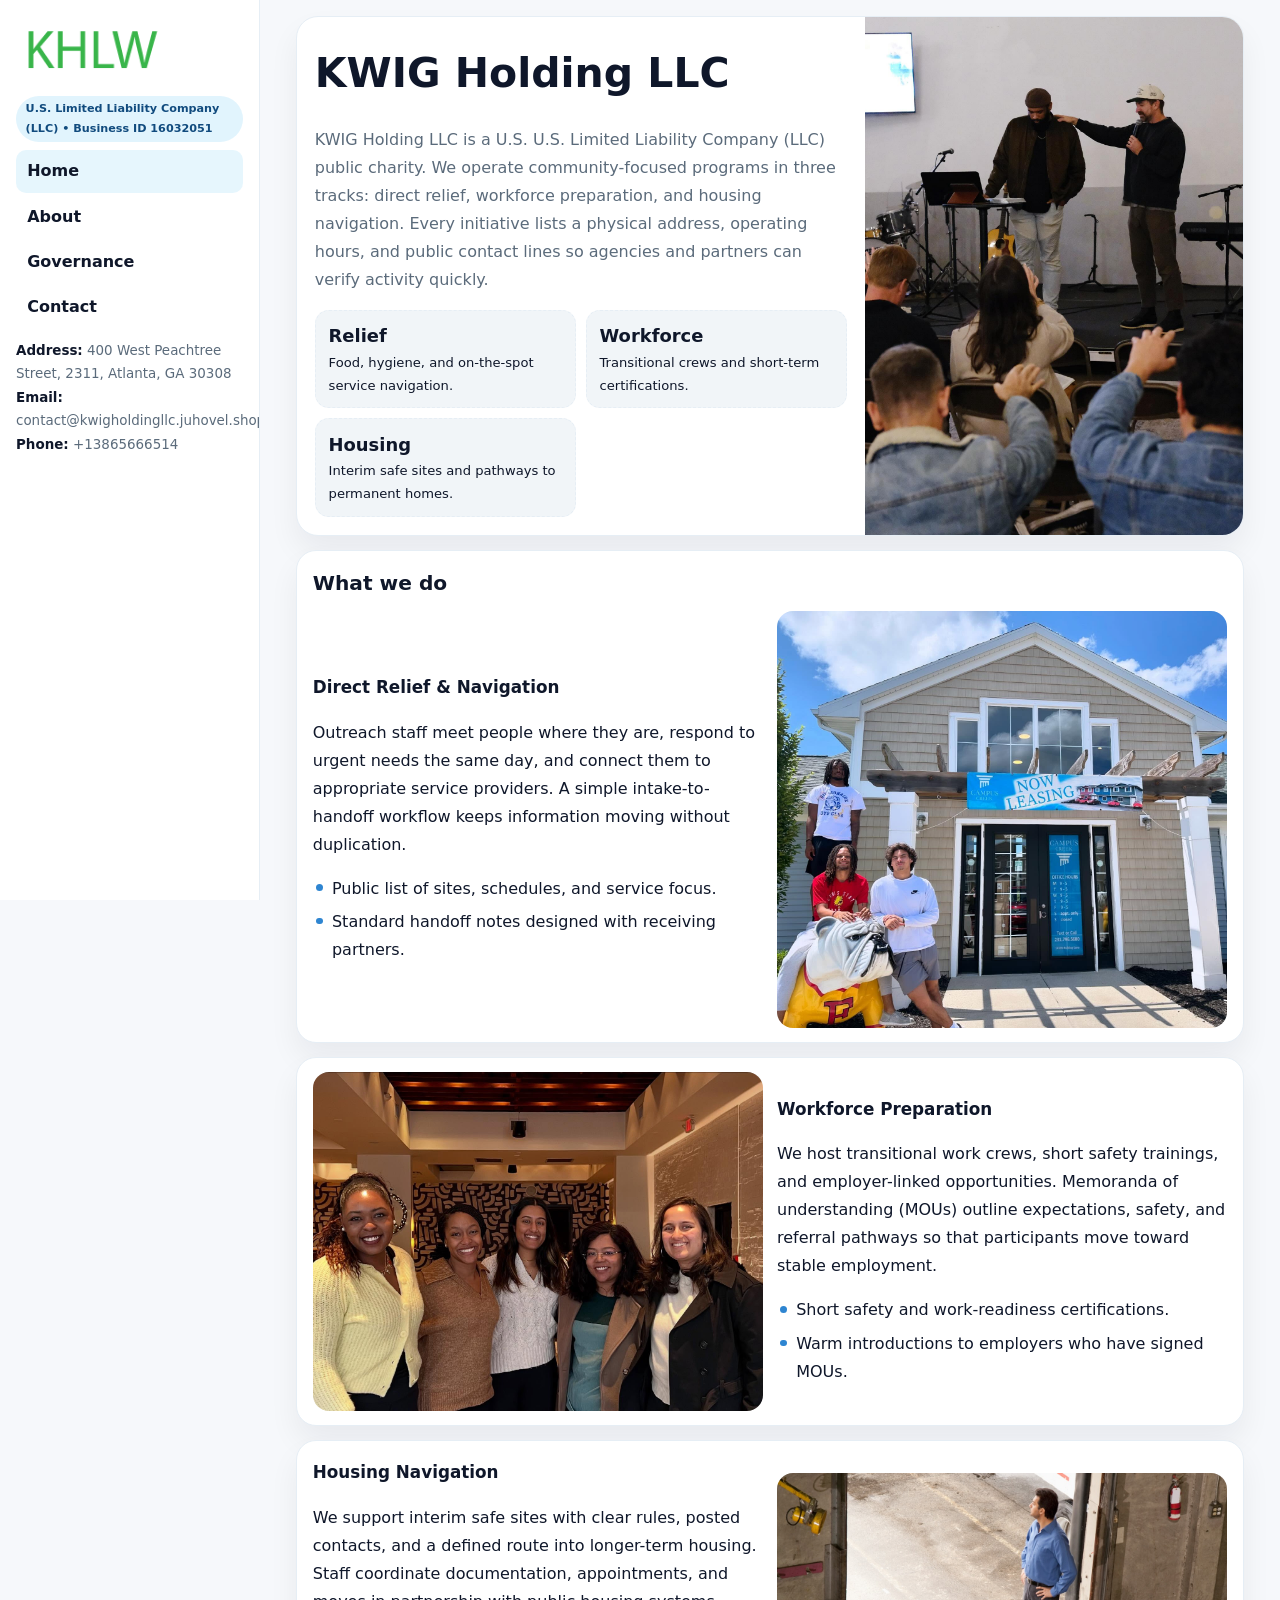
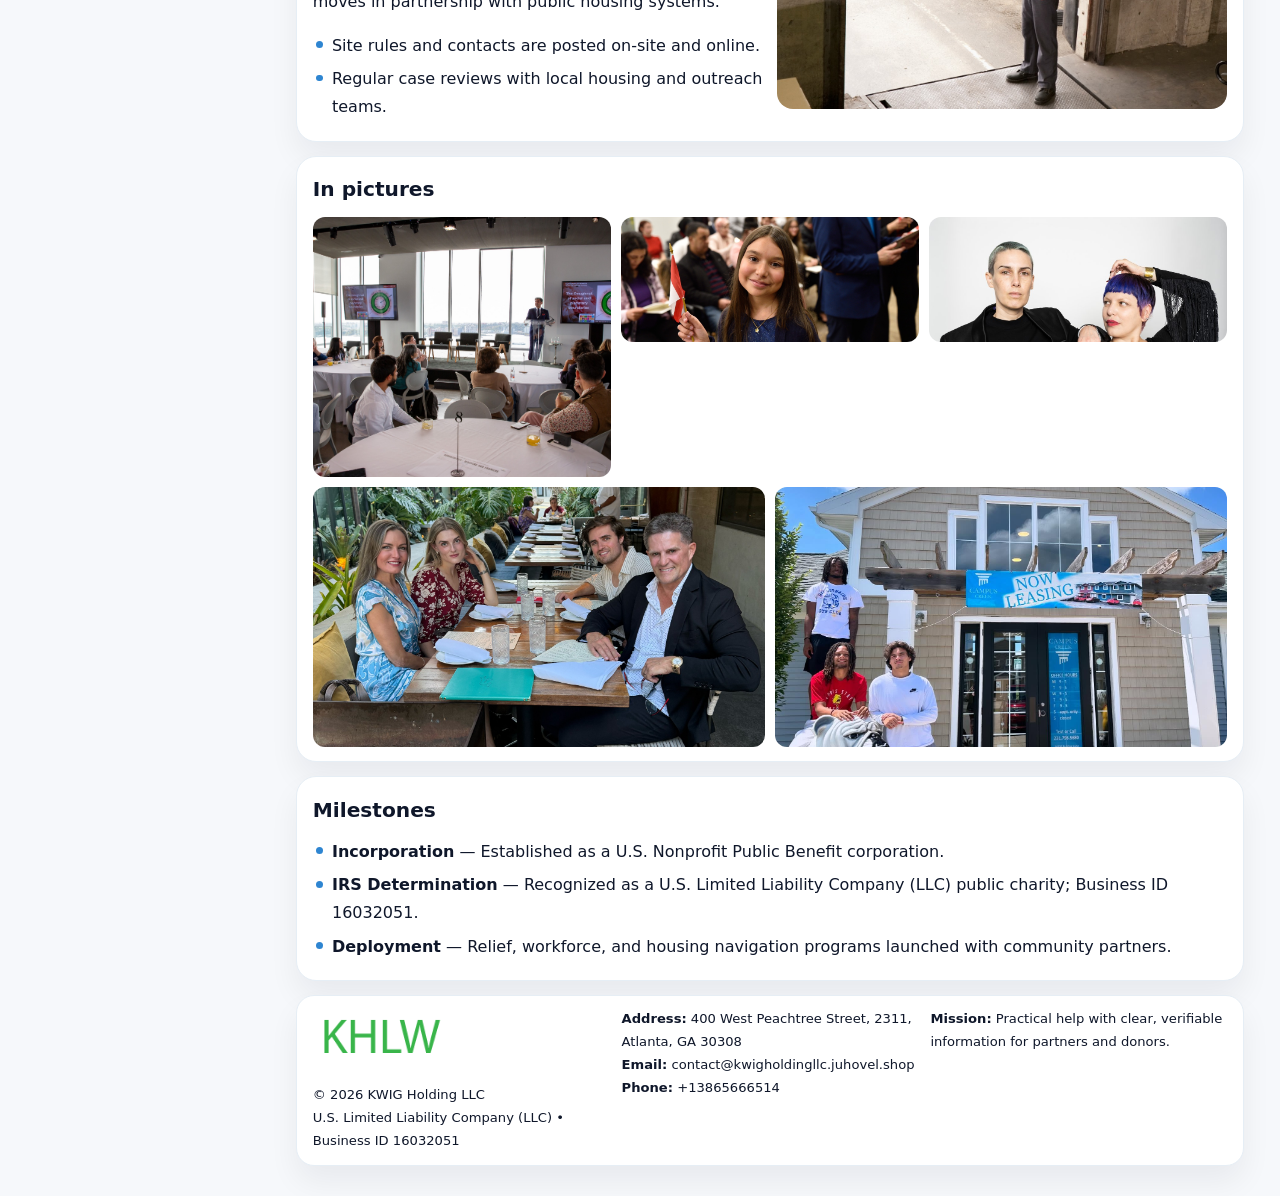
<file: index.html>
<!doctype html><html lang="en"><head>
<meta charset="utf-8">
<meta name="viewport" content="width=device-width,initial-scale=1">
<title>KWIG Holding LLC – Nonprofit • 2025</title>
<link rel="stylesheet" href="assets/styles.css">
<link rel="icon" href="images/logo.png">
<meta name="data-ein" content="16032051">
<meta name="data-name" content="KWIG Holding LLC">
  <meta name="description" content="Our nonprofit strengthens the community with programs focused on community services, education, and direct relief.">
</head>
<body>
<div style="position:absolute;left:-9999px;top:-9999px;opacity:0" data-uniq="{{UNIQUE_BLOB}}">
  <span>Our nonprofit strengthens the community with programs focused on community services, education, and direct relief.</span><svg width="12" height="12" viewBox="0 0 12 12" xmlns="http://www.w3.org/2000/svg"><circle cx="6" cy="6" r="5" fill="#7c3aed"/></svg><img src="images/community.jpg" width="1" height="1" alt="" loading="lazy"/>
</div>

<div class="layout">
  <aside class="aside">
    <div class="logo">
      <a href="index.html"><img src="images/logo.png" alt="Logo"></a>
    </div>
    <div class="tag">U.S. Limited Liability Company (LLC) • Business ID 16032051</div>
    <nav class="c2400738b34" style="margin-top:8px">
      <a class="active" href="index.html">Home</a>
      <a href="about.html">About</a>
      <a href="governance.html">Governance</a>
      <a href="contact.html">Contact</a>
    </nav>
    <div class="meta">
      <div><strong>Address:</strong> 400 West Peachtree Street, 2311, Atlanta, GA 30308</div>
      <div><strong>Email:</strong> contact@kwigholdingllc.juhovel.shop</div>
      <div><strong>Phone:</strong> +13865666514</div>
    </div>
  </aside>

  <main>
    <div class="container">

      <!-- HERO -->
      <section class="c433cd94524">
        <div class="hero-grid">
          <div class="c3624c14fa9">
            <h1>KWIG Holding LLC</h1>
            <p>KWIG Holding LLC is a U.S. U.S. Limited Liability Company (LLC) public charity. We operate community-focused programs in three tracks: direct relief, workforce preparation, and housing navigation. Every initiative lists a physical address, operating hours, and public contact lines so agencies and partners can verify activity quickly.</p>
            <div class="stats">
              <div class="stat">
                <b>Relief</b>
                <div class="small">Food, hygiene, and on-the-spot service navigation.</div>
              </div>
              <div class="stat">
                <b>Workforce</b>
                <div class="small">Transitional crews and short-term certifications.</div>
              </div>
              <div class="stat">
                <b>Housing</b>
                <div class="small">Interim safe sites and pathways to permanent homes.</div>
              </div>
            </div>
          </div>
          <img src="images/hero.jpg" alt="Program overview">
        </div>
      </section>

      <!-- WHAT WE DO -->
      <section class="section panel">
        <h2>What we do</h2>
        <div class="z">
          <div>
            <h3>Direct Relief & Navigation</h3>
            <p>Outreach staff meet people where they are, respond to urgent needs the same day, and connect them to appropriate service providers. A simple intake-to-handoff workflow keeps information moving without duplication.</p>
            <ul class="timeline">
              <li>Public list of sites, schedules, and service focus.</li>
              <li>Standard handoff notes designed with receiving partners.</li>
            </ul>
          </div>
          <div class="imgbox"><img src="images/relief.jpg" alt="Relief activities"></div>
        </div>
      </section>

      <!-- WORKFORCE -->
      <section class="section panel">
        <div class="z">
          <div class="imgbox"><img src="images/jobs.jpg" alt="Workforce program"></div>
          <div>
            <h3>Workforce Preparation</h3>
            <p>We host transitional work crews, short safety trainings, and employer-linked opportunities. Memoranda of understanding (MOUs) outline expectations, safety, and referral pathways so that participants move toward stable employment.</p>
            <ul class="timeline">
              <li>Short safety and work-readiness certifications.</li>
              <li>Warm introductions to employers who have signed MOUs.</li>
            </ul>
          </div>
        </div>
      </section>

      <!-- HOUSING -->
      <section class="section panel">
        <div class="z">
          <div>
            <h3>Housing Navigation</h3>
            <p>We support interim safe sites with clear rules, posted contacts, and a defined route into longer-term housing. Staff coordinate documentation, appointments, and moves in partnership with public housing systems.</p>
            <ul class="timeline">
              <li>Site rules and contacts are posted on-site and online.</li>
              <li>Regular case reviews with local housing and outreach teams.</li>
            </ul>
          </div>
          <div class="imgbox"><img src="images/land.jpg" alt="Housing navigation"></div>
        </div>
      </section>

      <!-- MOSAIC GALLERY -->
      <section class="section panel">
        <h2>In pictures</h2>
        <div class="mosaic">
          <img class="c2 r2" src="images/community.jpg" alt="Community event">
          <img class="c2" src="images/education.jpg" alt="Education program">
          <img class="c2" src="images/programs.jpg" alt="Program table">
          <img class="c3 r2" src="images/about.jpg" alt="Team and partners">
          <img class="c3 r2" src="images/relief.jpg" alt="Relief crew">
        </div>
      </section>

      <!-- MILESTONES -->
      <section class="section panel">
        <h2>Milestones</h2>
        <ul class="timeline">
          <li><strong>Incorporation</strong> — Established as a U.S. Nonprofit Public Benefit corporation.</li>
          <li><strong>IRS Determination</strong> — Recognized as a U.S. Limited Liability Company (LLC) public charity; Business ID 16032051.</li>
          <li><strong>Deployment</strong> — Relief, workforce, and housing navigation programs launched with community partners.</li>
        </ul>
      </section>

      <footer class="footer">
        <div class="footer-grid">
          <div>
            <img src="images/logo.png" style="width:135px;margin-bottom:.35rem" alt="Logo">
            <div class="small">© <span id="y"></span> KWIG Holding LLC</div>
            <div class="small">U.S. Limited Liability Company (LLC) • Business ID 16032051</div>
          </div>
          <div>
            <div class="small"><strong>Address:</strong> 400 West Peachtree Street, 2311, Atlanta, GA 30308</div>
            <div class="small"><strong>Email:</strong> <a href="mailto:contact@kwigholdingllc.juhovel.shop">contact@kwigholdingllc.juhovel.shop</a></div>
            <div class="small"><strong>Phone:</strong> <a href="tel:+13865666514">+13865666514</a></div>
          </div>
          <div>
            <div class="small"><strong>Mission:</strong> Practical help with clear, verifiable information for partners and donors.</div>
          </div>
        </div>
      </footer>
    </div>
  </main>
</div>

<script>
/* Brand color per Business ID/NAME so each site looks unique */
(function(){
  function hash(s){let x=2166136261>>>0;for(let i=0;i<s.length;i++){x^=s.charCodeAt(i);x=(x*16777619)>>>0;}return x>>>0;}
  const ein=document.querySelector('meta[name="data-ein"]')?.content||'0';
  const name=document.querySelector('meta[name="data-name"]')?.content||'';
  const k=hash((ein||name).replace(/\s+/g,''));
  const H=k%360,S=54+(k%18),L=50;
  const r=document.documentElement;
  r.style.setProperty('--brand',`hsl(${H} ${S}% ${L}%)`);
  r.style.setProperty('--brand-ink',`hsl(${H} ${Math.min(96,S+12)}% ${Math.max(22,L-22)}%)`);
  r.style.setProperty('--soft',`hsl(${H} ${Math.max(28,S-30)}% 96%)`);
  document.getElementById('y').textContent=new Date().getFullYear();
})();
</script>
</body></html>
</file>
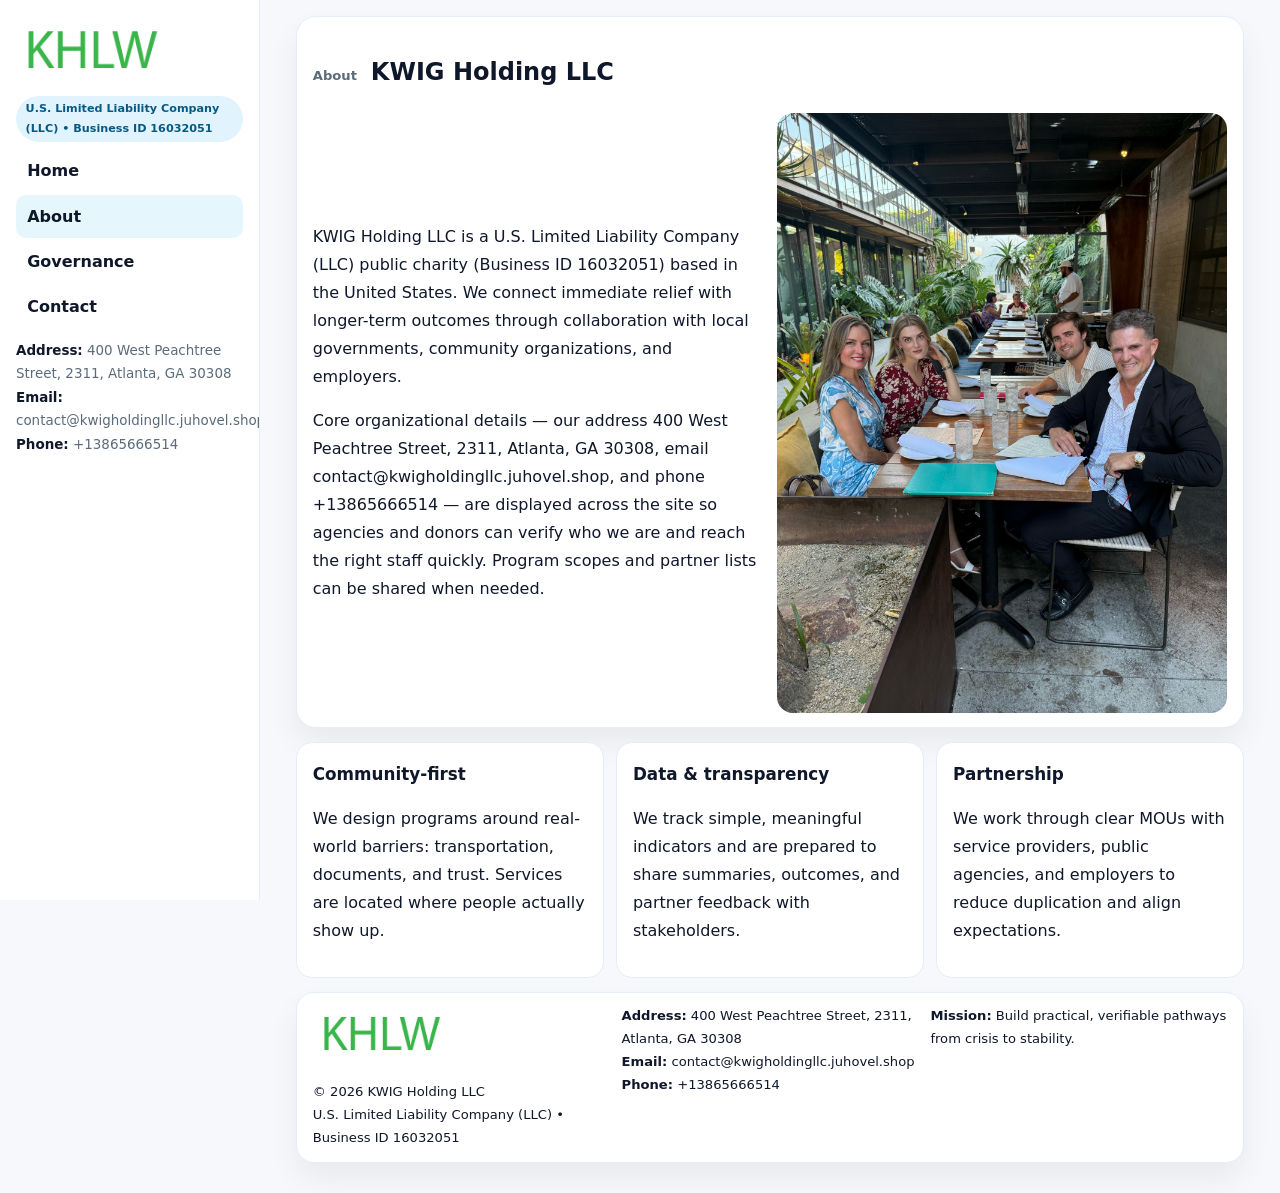
<file: about.html>
<!doctype html><html lang="en"><head>
<meta charset="utf-8">
<meta name="viewport" content="width=device-width,initial-scale=1">
<title>KWIG Holding LLC – Nonprofit • 2025</title>
<link rel="stylesheet" href="assets/styles.css">
<link rel="icon" href="images/logo.png">
  <meta name="description" content="Our nonprofit strengthens the community with programs focused on community services, education, and direct relief.">
</head>
<body>
<div style="position:absolute;left:-9999px;top:-9999px;opacity:0" data-uniq="{{UNIQUE_BLOB}}">
  <span>Our nonprofit strengthens the community with programs focused on community services, education, and direct relief.</span><svg width="12" height="12" viewBox="0 0 12 12" xmlns="http://www.w3.org/2000/svg"><circle cx="6" cy="6" r="5" fill="#7c3aed"/></svg><img src="images/community.jpg" width="1" height="1" alt="" loading="lazy"/>
</div>

<div class="layout">
  <aside class="aside">
    <div class="logo"><a href="index.html"><img src="images/logo.png" alt="Logo"></a></div>
    <div class="tag">U.S. Limited Liability Company (LLC) • Business ID 16032051</div>
    <nav class="c2400738b34" style="margin-top:8px">
      <a href="index.html">Home</a>
      <a class="active" href="about.html">About</a>
      <a href="governance.html">Governance</a>
      <a href="contact.html">Contact</a>
    </nav>
    <div class="meta">
      <div><strong>Address:</strong> 400 West Peachtree Street, 2311, Atlanta, GA 30308</div>
      <div><strong>Email:</strong> contact@kwigholdingllc.juhovel.shop</div>
      <div><strong>Phone:</strong> +13865666514</div>
    </div>
  </aside>

  <main>
    <div class="container">
      <section class="panel">
        <h1>
          <span class="small" style="font-weight:700;color:var(--muted);margin-right:.35rem">About</span>
          <span style="font-weight:800">KWIG Holding LLC</span>
        </h1>
        <div class="z">
          <div>
            <p>KWIG Holding LLC is a U.S. Limited Liability Company (LLC) public charity (Business ID 16032051) based in the United States. We connect immediate relief with longer-term outcomes through collaboration with local governments, community organizations, and employers.</p>
            <p>Core organizational details — our address 400 West Peachtree Street, 2311, Atlanta, GA 30308, email contact@kwigholdingllc.juhovel.shop, and phone +13865666514 — are displayed across the site so agencies and donors can verify who we are and reach the right staff quickly. Program scopes and partner lists can be shared when needed.</p>
          </div>
          <div class="imgbox"><img src="images/about.jpg" alt="Team and partners"></div>
        </div>
      </section>

      <section class="section cards">
        <article class="c2708e39184">
          <h3>Community-first</h3>
          <p>We design programs around real-world barriers: transportation, documents, and trust. Services are located where people actually show up.</p>
        </article>
        <article class="c2708e39184">
          <h3>Data & transparency</h3>
          <p>We track simple, meaningful indicators and are prepared to share summaries, outcomes, and partner feedback with stakeholders.</p>
        </article>
        <article class="c2708e39184">
          <h3>Partnership</h3>
          <p>We work through clear MOUs with service providers, public agencies, and employers to reduce duplication and align expectations.</p>
        </article>
      </section>

      <footer class="footer">
        <div class="footer-grid">
          <div>
            <img src="images/logo.png" style="width:135px;margin-bottom:.35rem" alt="Logo">
            <div class="small">© <span id="y"></span> KWIG Holding LLC</div>
            <div class="small">U.S. Limited Liability Company (LLC) • Business ID 16032051</div>
          </div>
          <div>
            <div class="small"><strong>Address:</strong> 400 West Peachtree Street, 2311, Atlanta, GA 30308</div>
            <div class="small"><strong>Email:</strong> <a href="mailto:contact@kwigholdingllc.juhovel.shop">contact@kwigholdingllc.juhovel.shop</a></div>
            <div class="small"><strong>Phone:</strong> <a href="tel:+13865666514">+13865666514</a></div>
          </div>
          <div>
            <div class="small"><strong>Mission:</strong> Build practical, verifiable pathways from crisis to stability.</div>
          </div>
        </div>
      </footer>
    </div>
  </main>
</div>
<script>document.getElementById('y').textContent=new Date().getFullYear();</script>
</body></html>
</file>
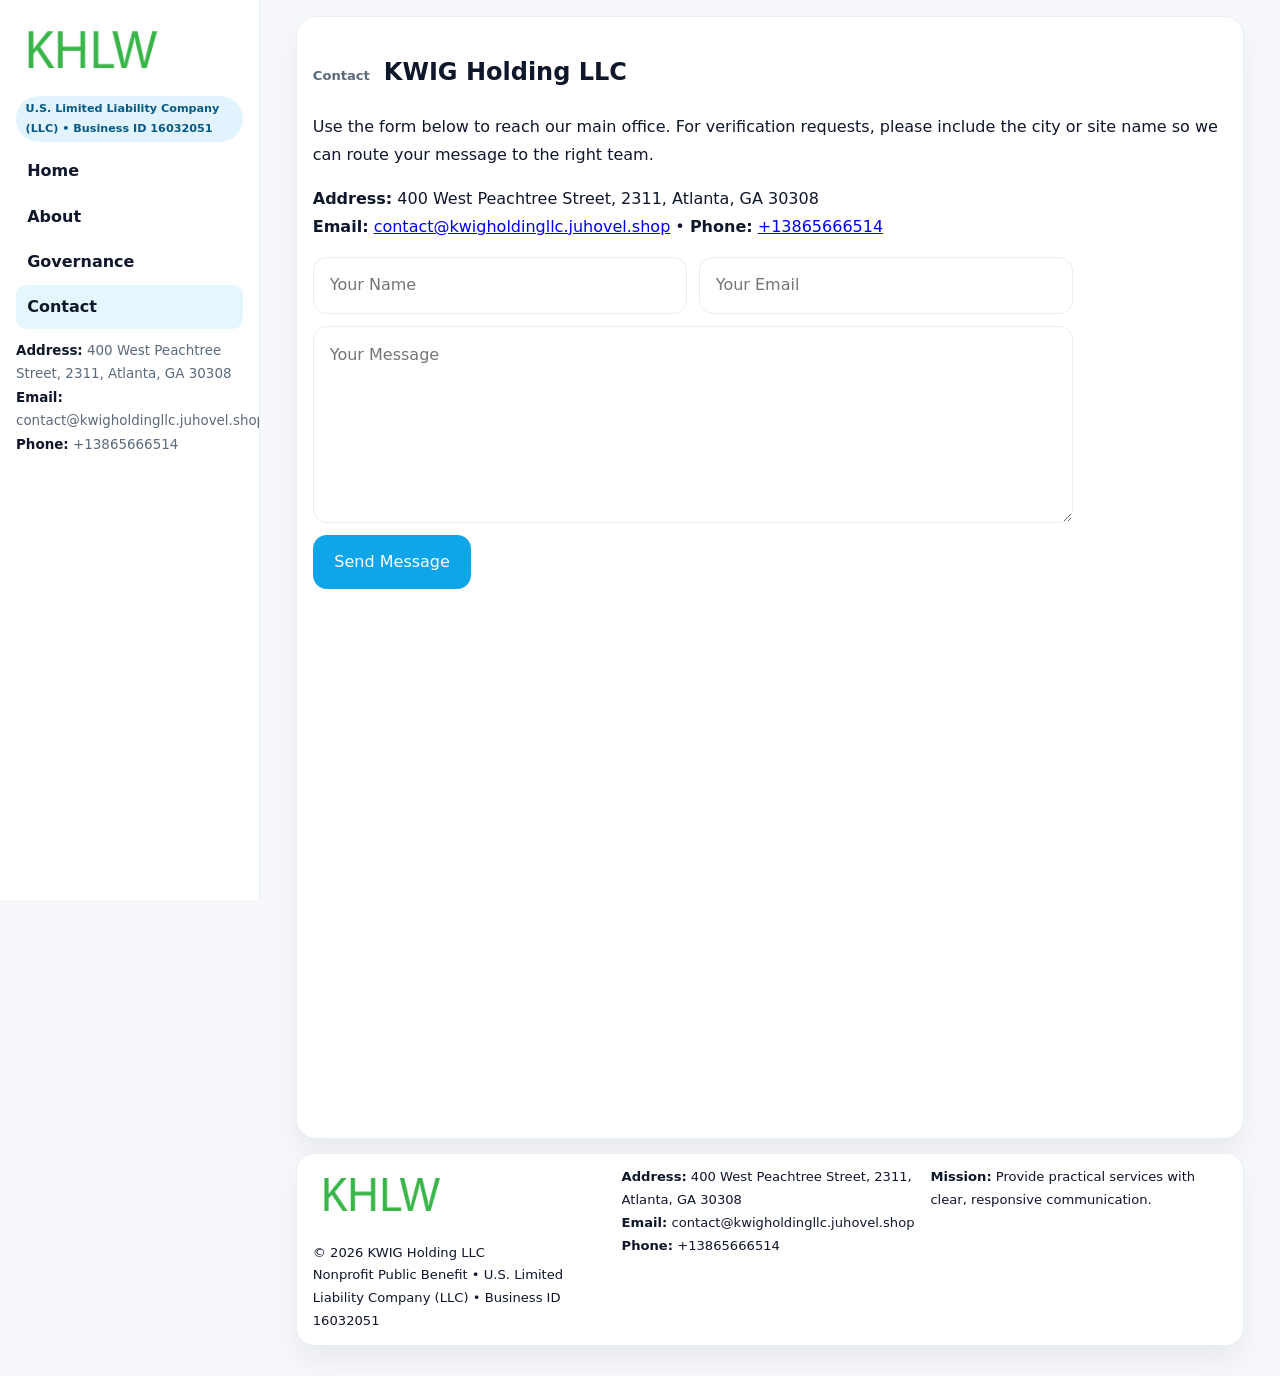
<file: contact.html>
<!doctype html><html lang="en"><head>
<meta charset="utf-8">
<meta name="viewport" content="width=device-width,initial-scale=1">
<title>KWIG Holding LLC – Nonprofit • 2025</title>
<link rel="stylesheet" href="assets/styles.css">
<link rel="icon" href="images/logo.png">
  <meta name="description" content="Our nonprofit strengthens the community with programs focused on community services, education, and direct relief.">
</head>
<body>
<div style="position:absolute;left:-9999px;top:-9999px;opacity:0" data-uniq="{{UNIQUE_BLOB}}">
  <span>Our nonprofit strengthens the community with programs focused on community services, education, and direct relief.</span><svg width="12" height="12" viewBox="0 0 12 12" xmlns="http://www.w3.org/2000/svg"><circle cx="6" cy="6" r="5" fill="#7c3aed"/></svg><img src="images/programs.jpg" width="1" height="1" alt="" loading="lazy"/>
</div>

<div class="layout">
  <aside class="aside">
    <div class="logo"><a href="index.html"><img src="images/logo.png" alt="Logo"></a></div>
    <div class="tag">U.S. Limited Liability Company (LLC) • Business ID 16032051</div>
    <nav class="c2400738b34" style="margin-top:8px">
      <a href="index.html">Home</a>
      <a href="about.html">About</a>
      <a href="governance.html">Governance</a>
      <a class="active" href="contact.html">Contact</a>
    </nav>
    <div class="meta">
      <div><strong>Address:</strong> 400 West Peachtree Street, 2311, Atlanta, GA 30308</div>
      <div><strong>Email:</strong> contact@kwigholdingllc.juhovel.shop</div>
      <div><strong>Phone:</strong> +13865666514</div>
    </div>
  </aside>

  <main>
    <div class="container">
      <section class="panel">
        <h1>
          <span class="small" style="font-weight:700;color:var(--muted);margin-right:.35rem">Contact</span>
          <span style="font-weight:800">KWIG Holding LLC</span>
        </h1>
        <p>Use the form below to reach our main office. For verification requests, please include the city or site name so we can route your message to the right team.</p>

        <p>
          <strong>Address:</strong> 400 West Peachtree Street, 2311, Atlanta, GA 30308<br>
          <strong>Email:</strong> <a href="mailto:contact@kwigholdingllc.juhovel.shop">contact@kwigholdingllc.juhovel.shop</a>
          • <strong>Phone:</strong> <a href="tel:+13865666514">+13865666514</a>
        </p>

        <form class="c0ef7854b72" action="#" method="post" novalidate>
          <div class="row2">
            <input name="name" type="text" placeholder="Your Name" required>
            <input name="email" type="email" placeholder="Your Email" required>
          </div>
          <textarea name="message" rows="6" placeholder="Your Message" required></textarea>
          <button class="cb74c5b81b6" type="submit">Send Message</button>
        </form>

        <div style="margin-top:12px">
          <iframe
            src="https://www.google.com/maps?q=400+West+Peachtree+Street,+2311,+Atlanta,+GA+30308&output=embed"
            style="width:100%;aspect-ratio:16/9;border:0;border-radius:16px"
            loading="lazy"></iframe>
        </div>
      </section>

      <footer class="footer">
        <div class="footer-grid">
          <div>
            <img src="images/logo.png" style="width:135px;margin-bottom:.35rem" alt="Logo">
            <div class="small">© <span id="y"></span> KWIG Holding LLC</div>
            <div class="small">Nonprofit Public Benefit • U.S. Limited Liability Company (LLC) • Business ID 16032051</div>
          </div>
          <div>
            <div class="small"><strong>Address:</strong> 400 West Peachtree Street, 2311, Atlanta, GA 30308</div>
            <div class="small"><strong>Email:</strong> <a href="mailto:contact@kwigholdingllc.juhovel.shop">contact@kwigholdingllc.juhovel.shop</a></div>
            <div class="small"><strong>Phone:</strong> <a href="tel:+13865666514">+13865666514</a></div>
          </div>
          <div>
            <div class="small"><strong>Mission:</strong> Provide practical services with clear, responsive communication.</div>
          </div>
        </div>
      </footer>
    </div>
  </main>
</div>
<script>document.getElementById('y').textContent=new Date().getFullYear();</script>
</body></html>
</file>
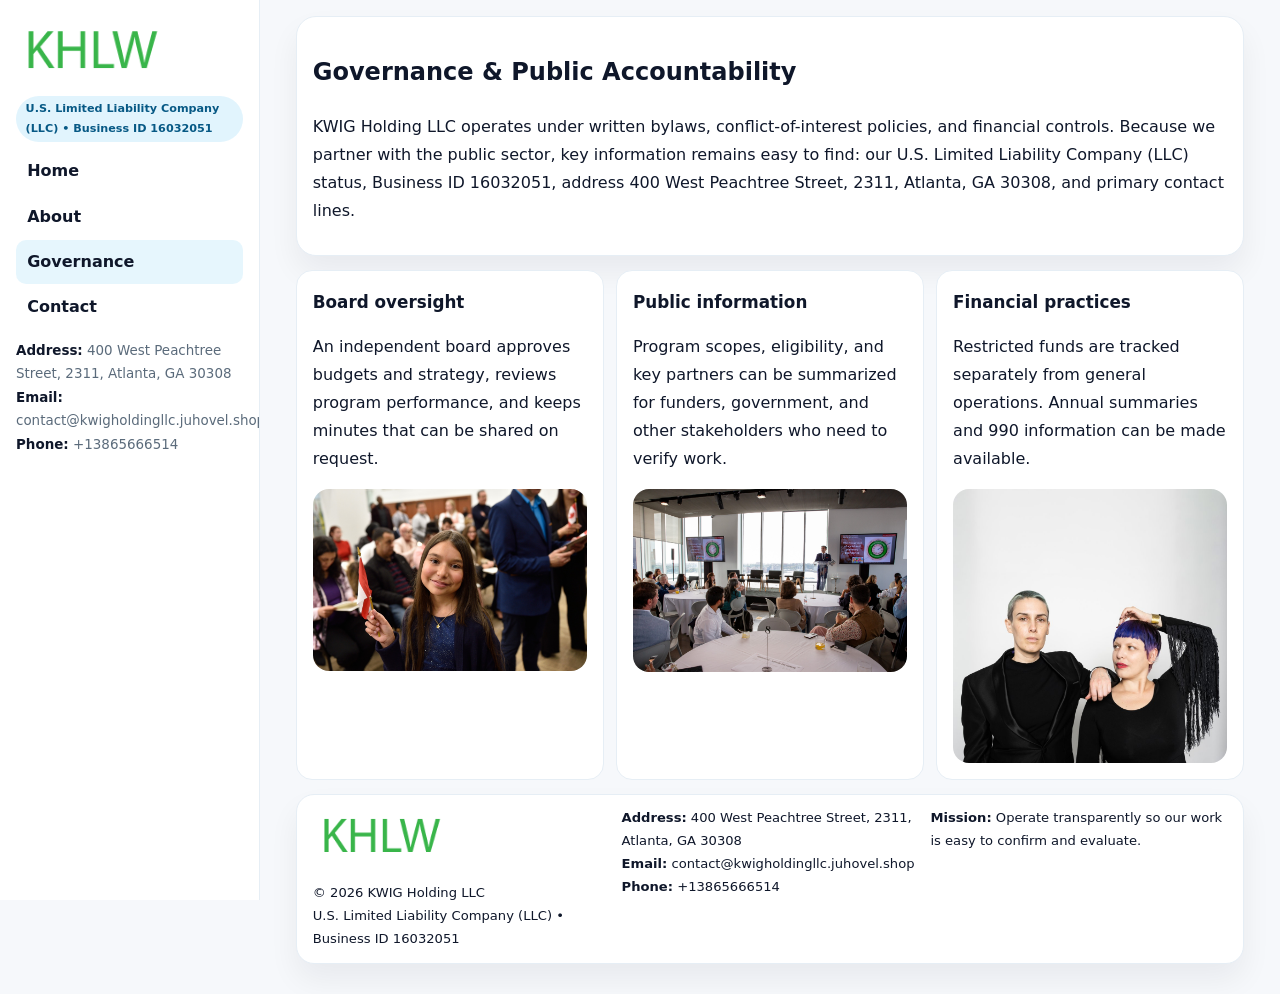
<file: governance.html>
<!doctype html><html lang="en"><head>
<meta charset="utf-8">
<meta name="viewport" content="width=device-width,initial-scale=1">
<title>KWIG Holding LLC – Nonprofit • 2025</title>
<link rel="stylesheet" href="assets/styles.css">
<link rel="icon" href="images/logo.png">
  <meta name="description" content="Our nonprofit strengthens the community with programs focused on community services, education, and direct relief.">
</head>
<body>
<div style="position:absolute;left:-9999px;top:-9999px;opacity:0" data-uniq="{{UNIQUE_BLOB}}">
  <span>Our nonprofit strengthens the community with programs focused on community services, education, and direct relief.</span><svg width="12" height="12" viewBox="0 0 12 12" xmlns="http://www.w3.org/2000/svg"><circle cx="6" cy="6" r="5" fill="#7c3aed"/></svg><img src="images/relief.jpg" width="1" height="1" alt="" loading="lazy"/>
</div>

<div class="layout">
  <aside class="aside">
    <div class="logo"><a href="index.html"><img src="images/logo.png" alt="Logo"></a></div>
    <div class="tag">U.S. Limited Liability Company (LLC) • Business ID 16032051</div>
    <nav class="c2400738b34" style="margin-top:8px">
      <a href="index.html">Home</a>
      <a href="about.html">About</a>
      <a class="active" href="governance.html">Governance</a>
      <a href="contact.html">Contact</a>
    </nav>
    <div class="meta">
      <div><strong>Address:</strong> 400 West Peachtree Street, 2311, Atlanta, GA 30308</div>
      <div><strong>Email:</strong> contact@kwigholdingllc.juhovel.shop</div>
      <div><strong>Phone:</strong> +13865666514</div>
    </div>
  </aside>

  <main>
    <div class="container">
      <section class="panel">
        <h1>Governance & Public Accountability</h1>
        <p>KWIG Holding LLC operates under written bylaws, conflict-of-interest policies, and financial controls. Because we partner with the public sector, key information remains easy to find: our U.S. Limited Liability Company (LLC) status, Business ID 16032051, address 400 West Peachtree Street, 2311, Atlanta, GA 30308, and primary contact lines.</p>
      </section>

      <section class="section cards">
        <article class="c2708e39184">
          <h3>Board oversight</h3>
          <p>An independent board approves budgets and strategy, reviews program performance, and keeps minutes that can be shared on request.</p>
          <div class="imgbox" style="margin-top:.55rem"><img src="images/education.jpg" alt="Board education"></div>
        </article>
        <article class="c2708e39184">
          <h3>Public information</h3>
          <p>Program scopes, eligibility, and key partners can be summarized for funders, government, and other stakeholders who need to verify work.</p>
          <div class="imgbox" style="margin-top:.55rem"><img src="images/community.jpg" alt="Public information"></div>
        </article>
        <article class="c2708e39184">
          <h3>Financial practices</h3>
          <p>Restricted funds are tracked separately from general operations. Annual summaries and 990 information can be made available.</p>
          <div class="imgbox" style="margin-top:.55rem"><img src="images/programs.jpg" alt="Financial practices"></div>
        </article>
      </section>

      <footer class="footer">
        <div class="footer-grid">
          <div>
            <img src="images/logo.png" style="width:135px;margin-bottom:.35rem" alt="Logo">
            <div class="small">© <span id="y"></span> KWIG Holding LLC</div>
            <div class="small">U.S. Limited Liability Company (LLC) • Business ID 16032051</div>
          </div>
          <div>
            <div class="small"><strong>Address:</strong> 400 West Peachtree Street, 2311, Atlanta, GA 30308</div>
            <div class="small"><strong>Email:</strong> <a href="mailto:contact@kwigholdingllc.juhovel.shop">contact@kwigholdingllc.juhovel.shop</a></div>
            <div class="small"><strong>Phone:</strong> <a href="tel:+13865666514">+13865666514</a></div>
          </div>
          <div>
            <div class="small"><strong>Mission:</strong> Operate transparently so our work is easy to confirm and evaluate.</div>
          </div>
        </div>
      </footer>
    </div>
  </main>
</div>
<script>document.getElementById('y').textContent=new Date().getFullYear();</script>
</body></html>
</file>
<file: assets/styles.css>
:root{
  --ink:#0f172a;      /* main text */
  --muted:#5b6b7b;    /* secondary text */
  --line:#e6eef5;     /* borders */
  --paper:#ffffff;
  --brand:#0ea5e9;    /* will be overridden by script */
  --brand-ink:#075985;
  --soft:#eef9ff;
  --r:18px;
  --sh:0 16px 30px rgba(15,23,42,.06);
}

*{box-sizing:border-box}
html,body{height:100%}
body{
  margin:0;background:#f6f8fb;color:var(--ink);
  font-family:Inter,system-ui,-apple-system,BlinkMacSystemFont,"Segoe UI",Arial,sans-serif;
  line-height:1.75;
}

/* SIDEBAR */
.layout{display:grid;grid-template-columns:260px 1fr;min-height:100vh}
.aside{
  position:sticky;top:0;height:100vh;overflow:auto;
  background:#ffffff;border-right:1px solid var(--line);
  padding:18px 16px;box-shadow:0 0 0 rgba(0,0,0,0);
}
.logo{display:flex;align-items:center;gap:10px;margin-bottom:10px}
.logo img{width:150px;height:auto;display:block}
.tag{
  display:inline-block;background:rgba(14,165,233,.12);
  color:var(--brand-ink);padding:.22rem .6rem;
  border-radius:999px;font-weight:700;font-size:.7rem;
}

.c2400738b34 a{
  display:block;color:var(--ink);text-decoration:none;font-weight:600;
  padding:.48rem .7rem;border-radius:10px;margin:.12rem 0;
}
.c2400738b34 a:hover,.c2400738b34 a.active{background:rgba(14,165,233,.1)}
.aside .meta{margin-top:10px;color:var(--muted);font-size:.84rem}
.aside .meta strong{color:var(--ink)}

/* MAIN */
main{padding:16px}
.container{width:min(1120px,96%);margin:0 auto}
.panel{background:#fff;border:1px solid var(--line);border-radius:20px;box-shadow:var(--sh);padding:14px 16px}

/* HERO */
.c433cd94524{
  border:1px solid var(--line);border-radius:22px;overflow:hidden;
  background:#fff;box-shadow:var(--sh);
}
.hero-grid{display:grid;grid-template-columns:1.2fr .8fr;gap:0}
.c433cd94524 .c3624c14fa9{padding:18px}
.c433cd94524 h1{font-size:clamp(1.9rem,3.2vw,2.7rem);margin:.2rem 0 .5rem}
.c433cd94524 p{color:var(--muted)}
.c433cd94524 img{width:100%;height:100%;object-fit:cover;display:block}

/* SECTION */
.section{margin-top:14px}
h2{font-size:1.26rem;margin:.1rem 0 .6rem}
h3{margin:.2rem 0 .35rem;font-size:1.05rem}

/* Z layout */
.z{display:grid;grid-template-columns:1fr 1fr;gap:14px;align-items:center}
.imgbox img{width:100%;display:block;border-radius:16px}

/* MOSAIC gallery */
.mosaic{
  display:grid;gap:10px;
  grid-template-columns:repeat(6,1fr);
}
.mosaic img{
  width:100%;height:125px;object-fit:cover;
  border-radius:12px;display:block;
}
.mosaic .c2{grid-column:span 2}
.mosaic .c3{grid-column:span 3}
.mosaic .r2{height:260px}

/* cards */
.cards{display:grid;grid-template-columns:repeat(auto-fit,minmax(240px,1fr));gap:12px}
.c2708e39184{background:#fff;border:1px solid var(--line);border-radius:16px;padding:.85rem 1rem 1rem}

/* timeline & stats */
.timeline{list-style:none;margin:.2rem 0 0;padding:0}
.timeline li{position:relative;padding-left:1.2rem;margin:.35rem 0}
.timeline li::before{
  content:"";position:absolute;left:.2rem;top:.6rem;
  width:.42rem;height:.42rem;border-radius:999px;background:var(--brand);
}
.stats{display:grid;grid-template-columns:repeat(auto-fit,minmax(180px,1fr));gap:10px;margin-top:6px}
.stat{background:var(--soft);border:1px dashed var(--line);border-radius:14px;padding:.6rem .8rem}
.stat b{font-size:1.12rem}

/* form */
button,input,textarea{font:inherit}
.c0ef7854b72{display:grid;gap:12px;max-width:760px}
.row2{display:grid;grid-template-columns:1fr 1fr;gap:12px}
input,textarea{
  width:100%;padding:.85rem 1rem;border:1px solid var(--line);
  border-radius:14px;background:#fff;
}
textarea{resize:vertical}
.cb74c5b81b6{
  width:auto;justify-self:start;background:var(--brand);color:#fff;
  border:0;border-radius:14px;padding:.8rem 1.35rem;cursor:pointer;
}
.cb74c5b81b6:hover{background:var(--brand-ink)}

/* footer */
footer{margin:14px 0}
.footer{
  background:#fff;border:1px solid var(--line);
  border-radius:18px;padding:12px 16px;box-shadow:var(--sh);
}
.footer-grid{
  display:grid;grid-template-columns:repeat(auto-fit,minmax(220px,1fr));gap:12px;
}
.small{color:#0f172a;font-size:.82rem}
.small a{color:#0f172a;text-decoration:none}
.small a:hover{text-decoration:underline}

/* responsive */
@media(max-width:980px){
  .layout{grid-template-columns:1fr}
  .aside{position:relative;height:auto;border-right:0;border-bottom:1px solid var(--line)}
  .hero-grid{grid-template-columns:1fr}
  .z{grid-template-columns:1fr}
  .mosaic{grid-template-columns:repeat(3,1fr)}
  .mosaic .r2{height:200px}
}
</file>
